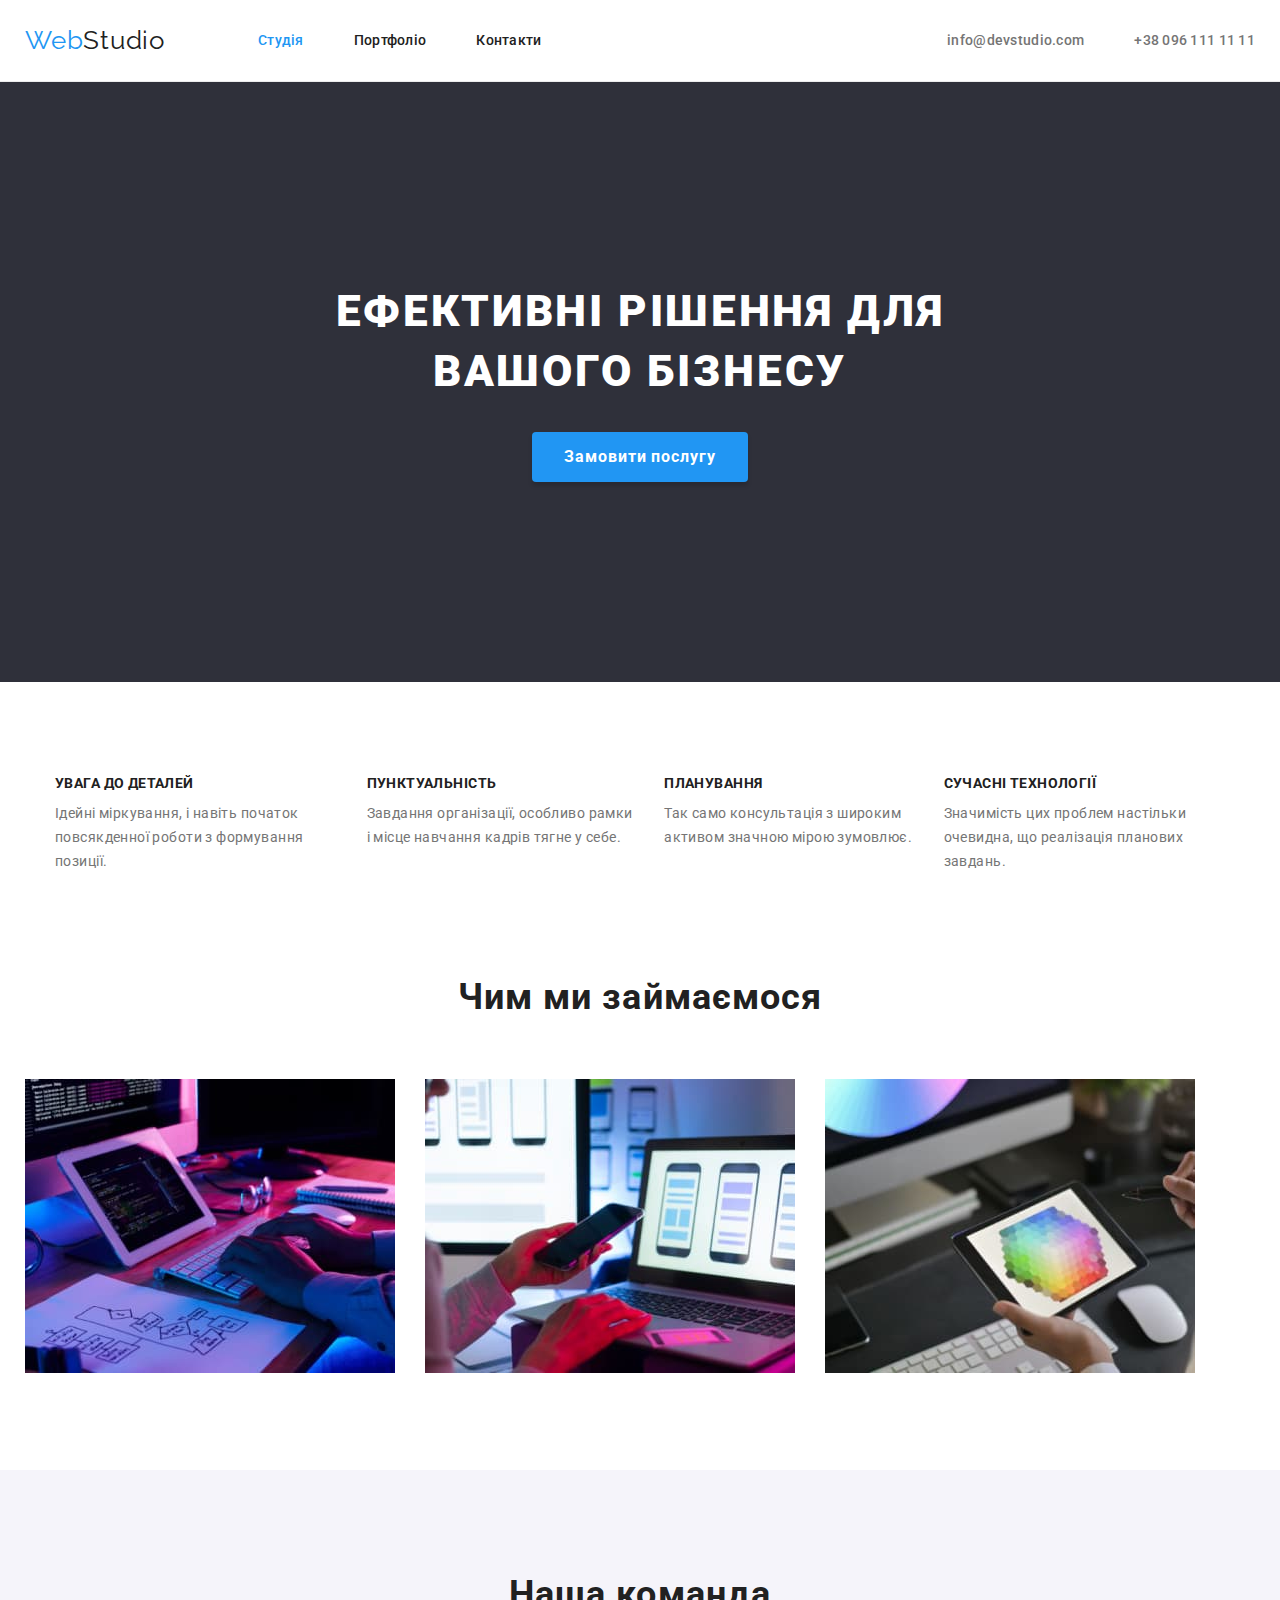
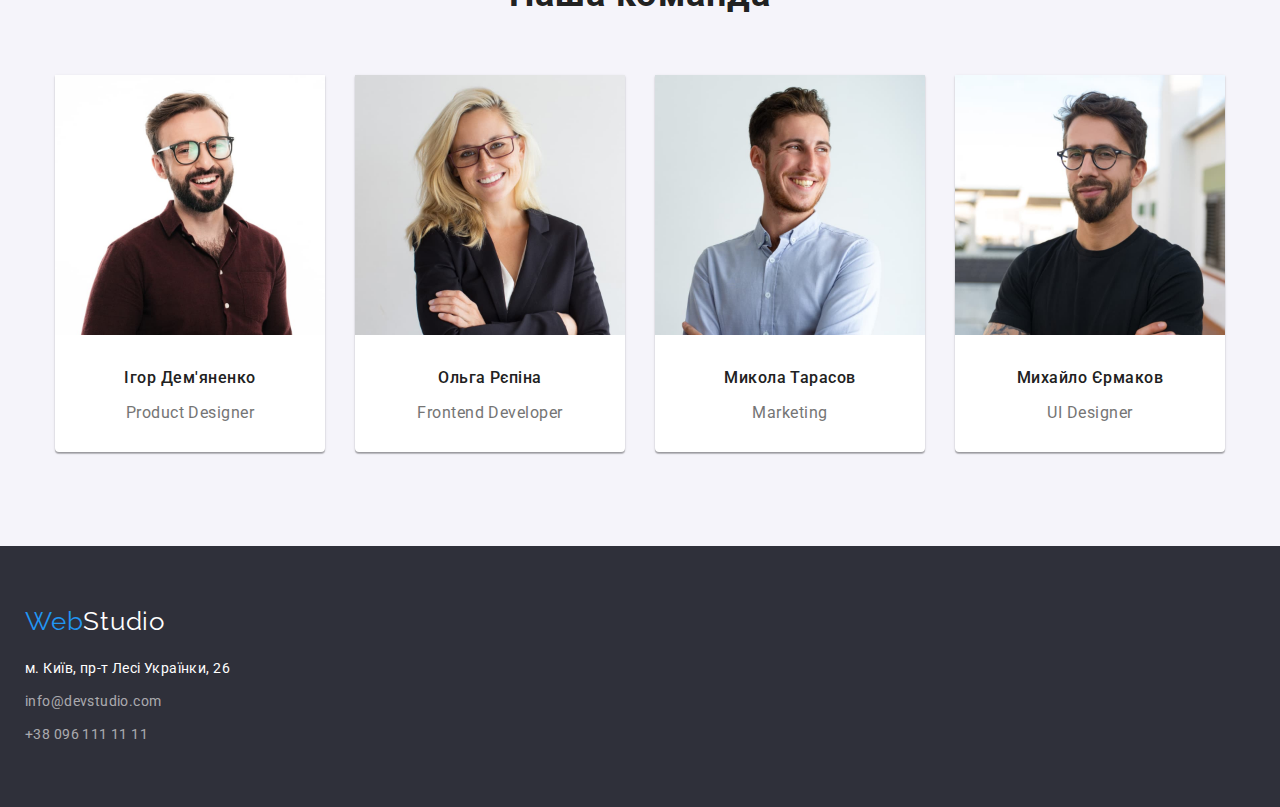
<file: index.html>
<!DOCTYPE html>
<html lang="uk">
  <head>
    <meta charset="UTF-8" />
    <meta http-equiv="X-UA-Compatible" content="IE=edge" />
    <meta name="viewport" content="width=device-width, initial-scale=1.0" />
    <title>Студія</title>
    <link
      rel="https://cdn.jsdelivr.net/npm/modern-normalize@1.1.0/modern-normalize.min.css"
      href=""
    />
    <link rel="stylesheet" href="./css/styles.css" />
    <link rel="preconnect" href="https://fonts.googleapis.com" />
    <link rel="preconnect" href="https://fonts.gstatic.com" crossorigin />
    <link
      href="https://fonts.googleapis.com/css2?family=Raleway:wght@700&family=Roboto:wght@500;700&display=swap"
      rel="stylesheet"
    />
  </head>
  <body>
    <header class="header">
      <nav class="main-nav container-header">
        <a href="" class="logo"><span class="logo-accent">Web</span>Studio</a>

        <ul class="list site-nav">
          <li><a href="./index.html" class="navigation current">Студія</a></li>
          <li>
            <a href="./portfolio.html" class="navigation">Портфоліо</a>
          </li>
          <li><a href="" class="navigation">Контакти</a></li>
        </ul>

        <ul class="list contacts-nav">
          <li>
            <a href="mailto:info@devstudio.com" class="contacts"
              >info@devstudio.com</a
            >
          </li>
          <li>
            <a href="tel:+380961111111" class="contacts">+38 096 111 11 11</a>
          </li>
        </ul>
      </nav>
    </header>
    <main>
      <section class="hero">
        <div class="container">
          <h1 class="hero-title">Ефективні рішення для вашого бізнесу</h1>
          <button type="button" class="button">Замовити послугу</button>
        </div>
      </section>
      <section class="advantage section">
        <h2 class="visually-hidden">Переваги</h2>
        <div class="container">
          <ul class="list advantage-flex">
            <li>
              <h3 class="advantage-title">УВАГА ДО ДЕТАЛЕЙ</h3>
              <p class="advantage-text">
                Ідейні міркування, і навіть початок повсякденної роботи з
                формування позиції.
              </p>
            </li>
            <li>
              <h3 class="advantage-title">ПУНКТУАЛЬНІСТЬ</h3>
              <p class="advantage-text">
                Завдання організації, особливо рамки і місце навчання кадрів
                тягне у себе.
              </p>
            </li>
            <li>
              <h3 class="advantage-title">ПЛАНУВАННЯ</h3>
              <p class="advantage-text">
                Так само консультація з широким активом значною мірою зумовлює.
              </p>
            </li>
            <li>
              <h3 class="advantage-title">СУЧАСНІ ТЕХНОЛОГІЇ</h3>
              <p class="advantage-text">
                Значимість цих проблем настільки очевидна, що реалізація
                планових завдань.
              </p>
            </li>
          </ul>
        </div>
      </section>
      <section class="work container-work">
        <h2 class="work-title">Чим ми займаємося</h2>
        <ul class="list work-flex">
          <li>
            <img
              src="./images/img.jpg"
              alt="Компьютер"
              width="370"
              height="294"
            />
          </li>
          <li>
            <img
              src="./images/img1.jpg"
              alt="Телефон"
              width="370"
              height="294"
            />
          </li>
          <li>
            <img
              src="./images/img2.jpg"
              alt="Планшет"
              width="370"
              height="294"
            />
          </li>
        </ul>
      </section>
      <section class="team-group section">
        <div class="container">
          <h2 class="team-title">Наша команда</h2>
          <ul class="list team-flex">
            <li class="team">
              <img
                src="./images/img3.jpg"
                alt="Фотопортрет"
                width="270"
                height="260"
              />
              <div class="team-div">
                <h3 class="team-member">Ігор Дем'яненко</h3>
                <p lang="en" class="team-profession">Product Designer</p>
              </div>
            </li>
            <li class="team">
              <img
                src="./images/img4.jpg"
                alt="Фотопортрет"
                width="270"
                height="260"
              />
              <div class="team-div">
                <h3 class="team-member">Ольга Рєпіна</h3>
                <p lang="en" class="team-profession">Frontend Developer</p>
              </div>
            </li>
            <li class="team">
              <img
                src="./images/img5.jpg"
                alt="Фотопортрет"
                width="270"
                height="260"
              />
              <div class="team-div">
                <h3 class="team-member">Микола Тарасов</h3>
                <p lang="en" class="team-profession">Marketing</p>
              </div>
            </li>
            <li class="team">
              <img
                src="./images/img6.jpg"
                alt="Фотопортрет"
                width="270"
                height="260"
              />
              <div class="team-div">
                <h3 class="team-member">Михайло Єрмаков</h3>
                <p lang="en" class="team-profession">UI Designer</p>
              </div>
            </li>
          </ul>
        </div>
      </section>
      <footer class="footer">
        <div class="container-footer">
          <a href="" class="logo secondary"
            ><span class="logo-accent">Web</span>Studio</a
          >
          <address>
            <ul class="list">
              <li class="adress footer-adress-f">
                м. Київ, пр-т Лесі Українки, 26
              </li>
              <li class="footer-adress">
                <a href="mailto:info@devstudio.com" class="footer-contacts"
                  >info@devstudio.com</a
                >
              </li>
              <li class="footer-adress">
                <a href="tel:+380961111111" class="footer-contacts"
                  >+38 096 111 11 11</a
                >
              </li>
            </ul>
          </address>
        </div>
      </footer>
    </main>
  </body>
</html>
</file>
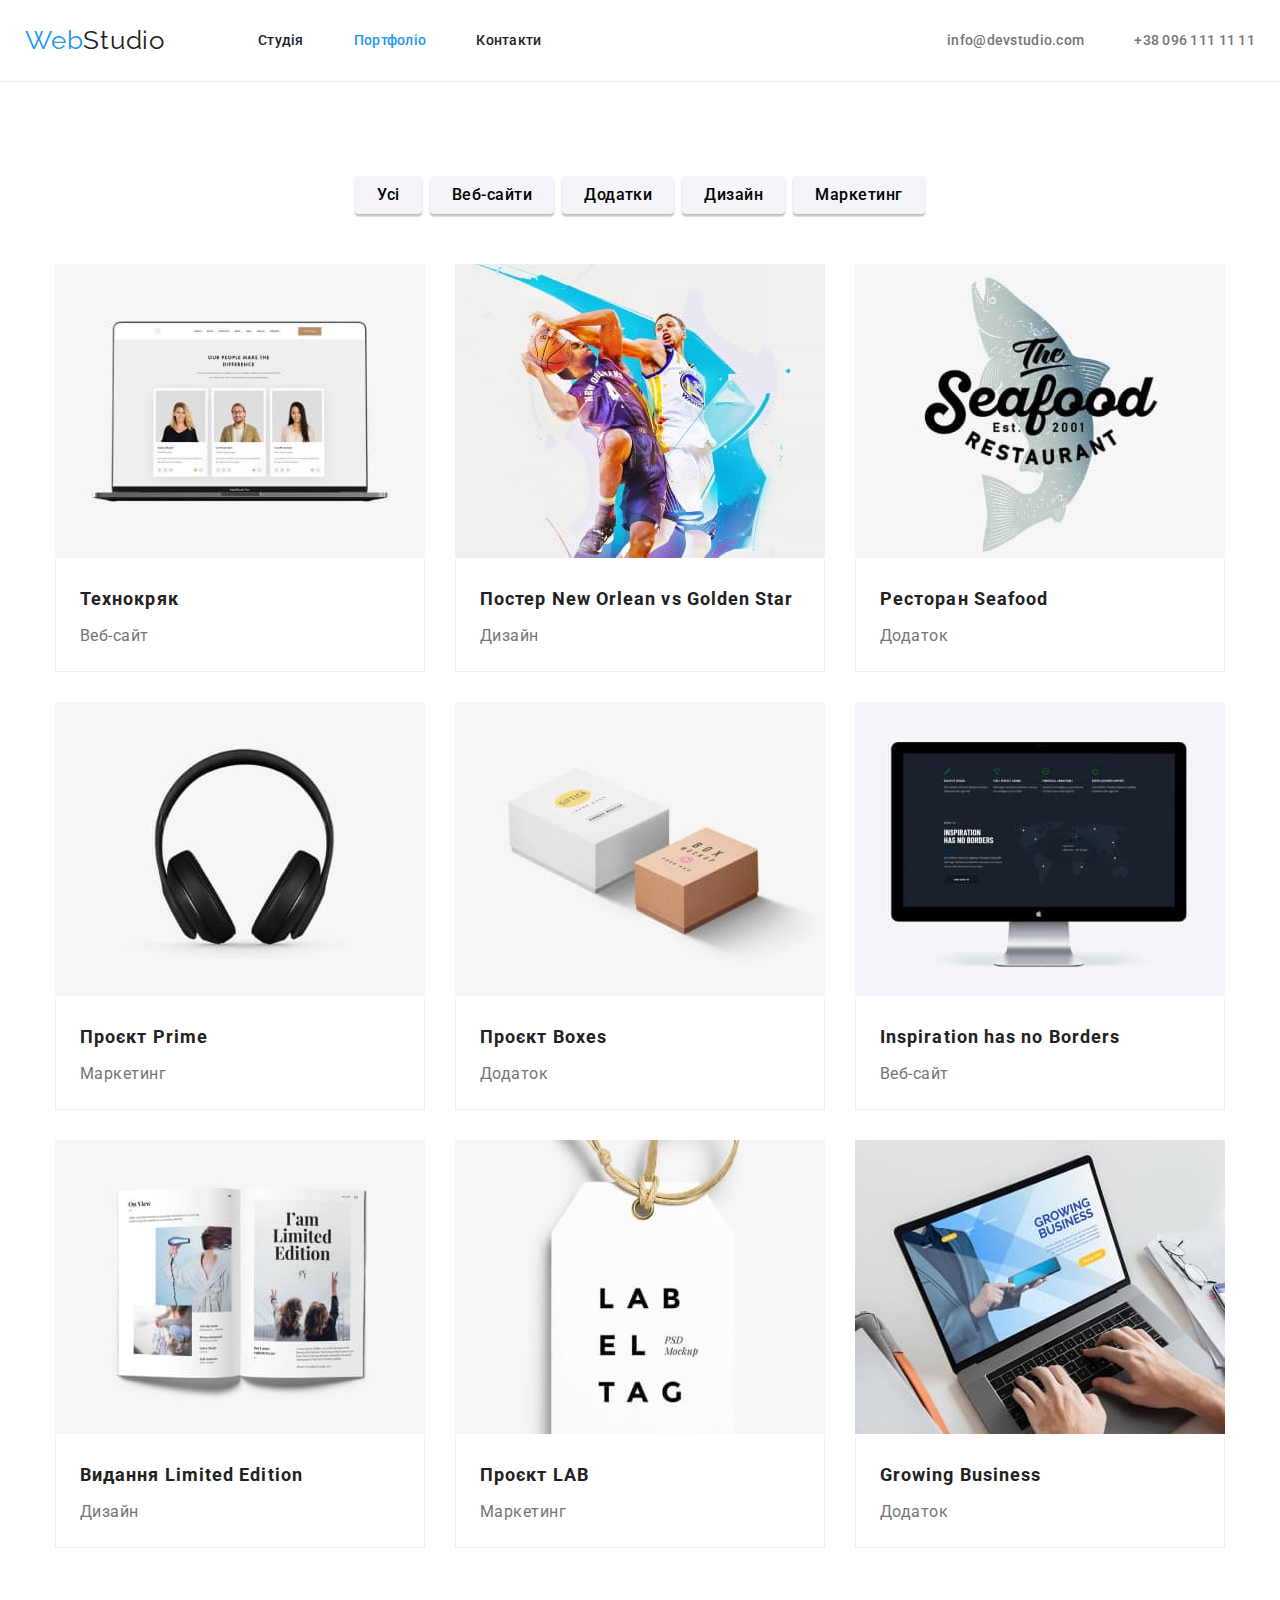
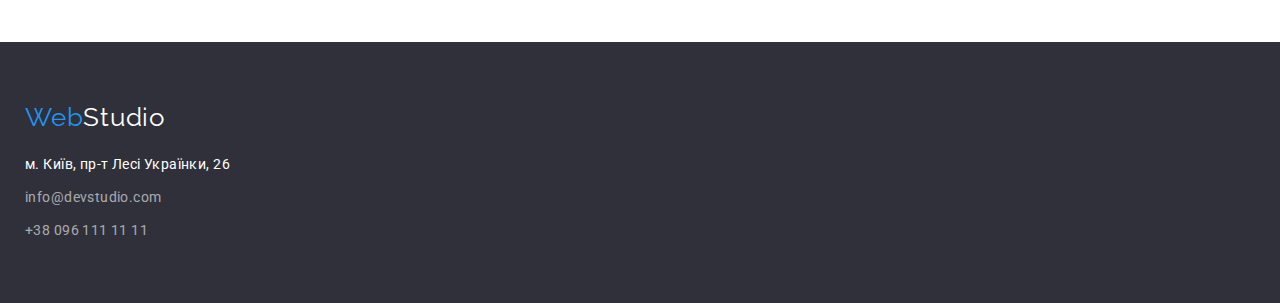
<file: portfolio.html>
<!DOCTYPE html>
<html lang="uk">
  <head>
    <meta charset="UTF-8" />
    <meta http-equiv="X-UA-Compatible" content="IE=edge" />
    <meta name="viewport" content="width=device-width, initial-scale=1.0" />
    <title>Портфоліо</title>
    <link
      rel="https://cdn.jsdelivr.net/npm/modern-normalize@1.1.0/modern-normalize.min.css"
      href=""
    />
    <link rel="stylesheet" href="./css/styles.css" />
    <link rel="preconnect" href="https://fonts.googleapis.com" />
    <link rel="preconnect" href="https://fonts.gstatic.com" crossorigin />
    <link
      href="https://fonts.googleapis.com/css2?family=Raleway:wght@700&family=Roboto:wght@500;700&display=swap"
      rel="stylesheet"
    />
  </head>
  <body>
    <header class="header">
      <nav class="main-nav container-header">
        <a href="" class="logo"><span class="logo-accent">Web</span>Studio</a>

        <ul class="list site-nav">
          <li><a href="./index.html" class="navigation">Студія</a></li>
          <li>
            <a href="./portfolio.html" class="navigation current">Портфоліо</a>
          </li>
          <li><a href="" class="navigation">Контакти</a></li>
        </ul>

        <ul class="list contacts-nav">
          <li>
            <a href="mailto:info@devstudio.com" class="contacts"
              >info@devstudio.com</a
            >
          </li>
          <li>
            <a href="tel:+380961111111" class="contacts">+38 096 111 11 11</a>
          </li>
        </ul>
      </nav>
    </header>
    <main>
      <section class="section">
        <h1 class="visually-hidden">Портфоліо</h1>
        <div class="container">
          <ul class="list button-flex">
            <li><button type="button" class="secondary-button">Усі</button></li>
            <li>
              <button type="button" class="secondary-button">Веб-сайти</button>
            </li>
            <li>
              <button type="button" class="secondary-button">Додатки</button>
            </li>
            <li>
              <button type="button" class="secondary-button">Дизайн</button>
            </li>
            <li>
              <button type="button" class="secondary-button">Маркетинг</button>
            </li>
          </ul>
          <ul class="list flex-container">
            <li class="flex-element">
              <img src="./images/img7.jpg" alt="ноутбук" width="370" />
              <div class="list-div">
                <h2 class="list-title">Технокряк</h2>
                <p class="list-text">Веб-сайт</p>
              </div>
            </li>
            <li class="flex-element">
              <img src="./images/img8.jpg" alt="баскетбол" width="370" />
              <div class="list-div">
                <h2 class="list-title">Постер New Orlean vs Golden Star</h2>
                <p class="list-text">Дизайн</p>
              </div>
            </li>
            <li class="flex-element">
              <img src="./images/img9.jpg" alt="лого ресторану" width="370" />
              <div class="list-div">
                <h2 class="list-title">Ресторан Seafood</h2>
                <p class="list-text">Додаток</p>
              </div>
            </li>
            <li class="flex-element">
              <img src="./images/img10.jpg" alt="навушники" width="370" />
              <div class="list-div">
                <h2 class="list-title">Проєкт Prime</h2>
                <p class="list-text">Маркетинг</p>
              </div>
            </li>
            <li class="flex-element">
              <img src="./images/img11.jpg" alt="коробочки" width="370" />
              <div class="list-div">
                <h2 class="list-title">Проєкт Boxes</h2>
                <p class="list-text">Додаток</p>
              </div>
            </li>
            <li class="flex-element">
              <img src="./images/img12.jpg" alt="аймак" width="370" />
              <div class="list-div">
                <h2 class="list-title">Inspiration has no Borders</h2>
                <p class="list-text">Веб-сайт</p>
              </div>
            </li>
            <li class="flex-element">
              <img src="./images/img13.jpg" alt="журнал" width="370" />
              <div class="list-div">
                <h2 class="list-title">Видання Limited Edition</h2>
                <p class="list-text">Дизайн</p>
              </div>
            </li>
            <li class="flex-element">
              <img src="./images/img14.jpg" alt="тег" width="370" />
              <div class="list-div">
                <h2 class="list-title">Проєкт LAB</h2>
                <p class="list-text">Маркетинг</p>
              </div>
            </li>
            <li class="flex-element">
              <img
                src="./images/img15.jpg"
                alt="праця за ноутбуком"
                width="370"
              />
              <div class="list-div">
                <h2 class="list-title">Growing Business</h2>
                <p class="list-text">Додаток</p>
              </div>
            </li>
          </ul>
        </div>
      </section>
    </main>
    <footer class="footer">
      <div class="container-footer">
        <a href="" class="logo secondary"
          ><span class="logo-accent">Web</span>Studio</a
        >
        <address>
          <ul class="list">
            <li class="adress footer-adress-f">
              м. Київ, пр-т Лесі Українки, 26
            </li>
            <li class="footer-adress">
              <a href="mailto:info@devstudio.com" class="footer-contacts"
                >info@devstudio.com</a
              >
            </li>
            <li class="footer-adress">
              <a href="tel:+380961111111" class="footer-contacts"
                >+38 096 111 11 11</a
              >
            </li>
          </ul>
        </address>
      </div>
    </footer>
  </body>
</html>
</file>
<file: css/styles.css>
:root {
  --main-color: #212121;
  --bg-color: #f5f5f5;
  --accent-color: #2196f3;
  --secondary-color: #757575;
  --white-color: #ffffff;
}

body {
  font-family: Roboto, sans-serif;
  color: var(--main-color);
  font-size: 14px;
  margin: 0;
}

.section {
  padding-bottom: 94px;
  padding-top: 94px;
}

.container {
  box-sizing: border-box;
  width: 1200px;
  margin: auto;
  padding-left: 15px;
  padding-right: 15px;
}
.container-work {
  width: 1230px;
  margin: auto;
  padding-left: 15px;
  padding-right: 15px;
  padding-bottom: 94px;
}
.container-header {
  width: 1230px;
  padding-left: 15px;
  padding-right: 15px;
  padding-left: 15px;
  padding-right: 15px;
  margin: auto;
}
.list {
  list-style: none;
  margin: 0%;
}

.main-nav {
  display: flex;
  align-items: center;
  justify-items: start;
}

.header {
  background-color: var(--white-color);
  border-bottom: 1px solid #ececec;
}

.logo {
  font-family: "Raleway", sans-serif;
  font-size: 26px;
  line-height: 1.19;
  letter-spacing: 0.03em;
  color: var(--main-color);
  text-decoration: none;
}

.logo.secondary {
  display: block;
  color: var(--white-color);
  margin-bottom: 20px;
  margin-top: 0;
}

.logo-accent {
  color: var(--accent-color);
  padding-top: 24px;
  padding-bottom: 25px;
}
ul {
  margin: 0;
  padding: 0;
}

.site-nav {
  display: flex;
  margin-left: 93px;
}

.site-nav li:not(:last-child) {
  margin-right: 50px;
}

.contacts-nav {
  display: flex;
  margin-left: auto;
  padding-top: 32px;
  padding-bottom: 32px;
}

.contacts-nav li:not(:last-child) {
  margin-right: 50px;
}

.visually-hidden {
  position: absolute;
  width: 1px;
  height: 1px;
  margin: -1px;
  border: 0;
  padding: 0;
  white-space: nowrap;
  clip-path: inset(100%);
  clip: rect(0 0 0 0);
  overflow: hidden;
}

.navigation {
  font-weight: 500;
  line-height: 1.14;
  letter-spacing: 0.02em;
  text-decoration: none;
  padding: 32px 0;

  color: var(--main-color);
}

.navigation.current {
  color: var(--accent-color);
}

.navigation:hover,
.navigation:focus {
  color: var(--accent-color);
}

.contacts {
  font-weight: 500;
  line-height: 1.14;
  letter-spacing: 0.02em;
  text-decoration: none;
  padding: 32px 0;

  color: var(--secondary-color);
}

.contacts:hover,
.contacts:focus {
  color: var(--accent-color);
}
.hero {
  background-color: #2f303a;
  padding: 200px 0;
}

.hero-title {
  font-weight: 900;
  font-size: 44px;
  line-height: 1.36;
  text-align: center;
  letter-spacing: 0.06em;
  text-transform: uppercase;
  color: var(--white-color);
  margin-bottom: 30px;
  margin-top: 0;
  margin-left: auto;
  margin-right: auto;
  width: 696px;
}

.button {
  display: block;
  font-family: inherit;
  font-weight: 700;
  font-size: 16px;
  line-height: 1.88;
  padding: 10px 32px;
  letter-spacing: 0.06em;
  cursor: pointer;
  margin: auto;
  border: 0;

  color: var(--white-color);
  background-color: var(--accent-color);
  box-shadow: 0px 4px 4px rgba(0, 0, 0, 0.15);
  border-radius: 4px;
}

.button:hover {
  background: #188ce8;
}
.secondary-button {
  font-style: normal;
  font-weight: 500;
  font-size: 16px;
  line-height: 1.63;
  letter-spacing: 0.03em;
  font-family: inherit;
  cursor: pointer;
  border: 0;
  box-shadow: 0px 3px 1px rgba(0, 0, 0, 0.1), 0px 1px 2px rgba(0, 0, 0, 0.08),
    0px 2px 2px rgba(0, 0, 0, 0.12);
  border-radius: 4px;
  padding: 6px 22px;

  background-color: #f5f4fa;
}

.button-flex {
  display: flex;
  justify-content: center;
  margin-bottom: 50px;
}

.button-flex li:not(:last-child) {
  margin-right: 8px;
}

.secondary-button:hover,
.secondary-button:focus {
  color: var(--white-color);
  background-color: var(--accent-color);
}

.advantage-flex {
  display: flex;
  justify-content: space-evenly;
}

.advantage-flex li:not(:last-child) {
  margin-right: 30px;
}

.advantage-title {
  font-weight: 700;
  font-size: 14px;
  line-height: 1.14;
  letter-spacing: 0.03em;
  text-transform: uppercase;
  margin-top: 0;
  margin-bottom: 10px;
}

.advantage-text {
  font-weight: 400;
  line-height: 1.71;
  letter-spacing: 0.03em;
  margin: 0;

  color: var(--secondary-color);
}

.advantage,
.work {
  background-color: var(--white-color);
}

.work-flex {
  display: flex;
}

.work-flex li:not(:last-child) {
  margin-right: 30px;
}

.team-group {
  background-color: #f5f4fa;
}

.team {
  background: #ffffff;
  box-shadow: 0px 1px 3px rgba(0, 0, 0, 0.12), 0px 1px 1px rgba(0, 0, 0, 0.14),
    0px 2px 1px rgba(0, 0, 0, 0.2);
  border-radius: 0px 0px 4px 4px;
}

.team-flex {
  display: flex;
}

.team-flex li:not(:last-child) {
  margin-right: 30px;
}

.work-title,
.team-title {
  font-weight: 700;
  font-size: 36px;
  line-height: 1.7;
  text-align: center;
  letter-spacing: 0.03em;
  margin-top: 0;
  margin-bottom: 50px;
}

.team-div {
  padding: 30px;
}

.team-member {
  margin-top: 0;
  font-weight: 500;
  font-size: 16px;
  line-height: 1.19;
  letter-spacing: 0.03em;
  margin-bottom: 10px;
  text-align: center;
}

.team-profession {
  margin-bottom: 0;
  font-weight: 400;
  font-size: 16px;
  line-height: 1.19;
  letter-spacing: 0.03em;
  text-align: center;

  color: var(--secondary-color);
}

.flex-container {
  display: flex;
  flex-wrap: wrap;
  margin-right: auto;
}

.flex-element {
  width: 370px;
  background: #ffffff;
  margin-bottom: 30px;
}

.flex-element:not(:nth-child(3n)) {
  margin-right: 30px;
}

.flex-element:nth-last-child(-n + 3) {
  margin-bottom: 0;
}

.list-title {
  margin-top: 0;
  font-weight: 700;
  font-size: 18px;
  line-height: 2;
  letter-spacing: 0.06em;
  margin-bottom: 4px;
}

.list-div {
  padding: 20px 24px;
  border-bottom: 1px solid #eeeeee;
  border-right: 1px solid #eeeeee;
  border-left: 1px solid #eeeeee;
  border-top: 0;
}

.list-text {
  font-size: 16px;
  line-height: 1.88;
  letter-spacing: 0.03em;
  margin: 0;

  color: var(--secondary-color);
}

.container-footer {
  padding-left: 15px;
  padding-right: 15px;
  width: 1230px;
  margin: auto;
}

.footer {
  background-color: #2f303a;
  padding-top: 60px;
  padding-bottom: 60px;
}

.footer-adress-f {
  margin-bottom: 9px;
  display: block;
}

.footer-adress:not(:last-child) {
  margin-bottom: 9px;
  display: block;
}

.adress {
  font-style: normal;
  line-height: 1.71;
  letter-spacing: 0.03em;

  color: var(--white-color);
}

.footer-contacts {
  font-style: normal;
  line-height: 1.71;
  letter-spacing: 0.03em;
  text-decoration: none;

  color: rgba(255, 255, 255, 0.6);
}

.footer-contacts:hover,
.footer-contacts:focus {
  color: var(--accent-color);
}
</file>
